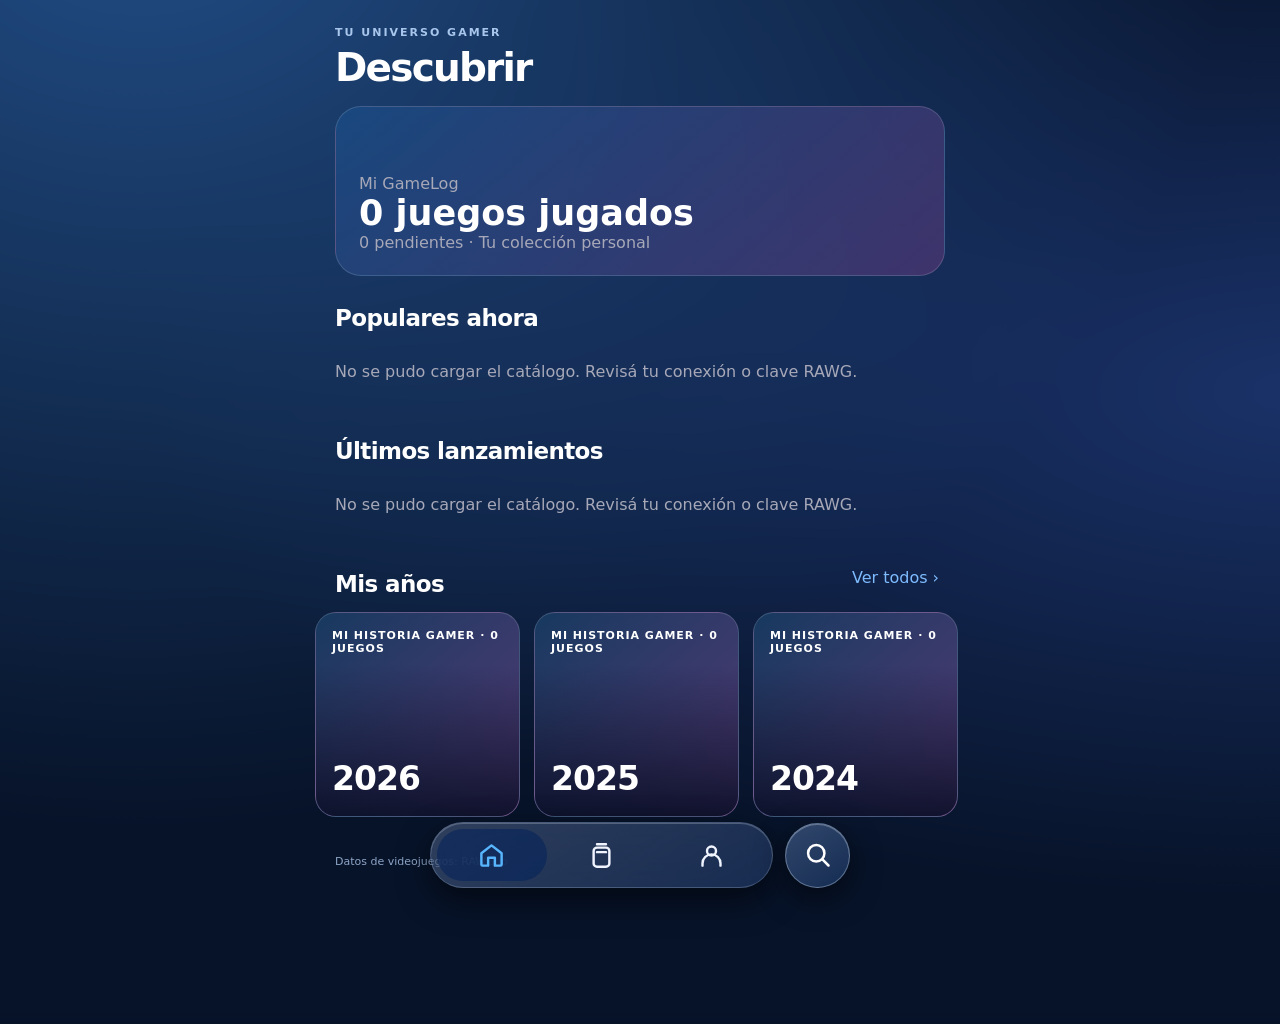
<file: index.html>
<!doctype html><html lang="es"><head><meta charset="utf-8"><meta name="viewport" content="width=device-width,initial-scale=1,viewport-fit=cover"><meta name="theme-color" content="#080b13"><meta name="apple-mobile-web-app-capable" content="yes"><meta name="apple-mobile-web-app-status-bar-style" content="black-translucent"><meta name="apple-mobile-web-app-title" content="GameLog"><link rel="manifest" href="manifest.webmanifest"><link rel="icon" href="icon.svg"><link rel="apple-touch-icon" href="icon.svg"><title>GameLog</title><style>
:root{color-scheme:dark;font-family:-apple-system,BlinkMacSystemFont,"SF Pro Display",system-ui,sans-serif}*{box-sizing:border-box}body{margin:0;color:#fff;background:#080b13}body:before{content:"";position:fixed;inset:-15%;z-index:-1;background:radial-gradient(ellipse at 10% 5%,var(--a,#432d6b) 0,transparent 45%),radial-gradient(ellipse at 90% 35%,var(--b,#093e42) 0,transparent 48%),#080b13;filter:blur(22px);transition:background 0.5s}button,input,select,textarea{font:inherit}button{cursor:pointer;color:inherit}header{padding:calc(env(safe-area-inset-top) + 24px) 22px 8px;display:flex;justify-content:space-between;align-items:center}.brand{font-weight:800;font-size:23px;letter-spacing:-1px}.brand i{font-style:normal;color:#7df7d4}main{padding:14px 20px 120px;max-width:650px;margin:auto}h1{font-size:36px;letter-spacing:-1.6px;margin:16px 0 4px}h2{font-size:21px;letter-spacing:-.6px;margin:25px 0 12px}.muted{color:#a7a8b8}.small{font-size:13px}.glass{background:rgba(255,255,255,.085);border:1px solid rgba(255,255,255,.14);backdrop-filter:blur(25px);-webkit-backdrop-filter:blur(25px);box-shadow:inset 0 1px rgba(255,255,255,.1);border-radius:22px}.pill{border:1px solid #ffffff30;background:#ffffff16;border-radius:30px;padding:10px 15px}.primary{background:#b4f6e6;color:#07231c;border:0;font-weight:700}.hero{padding:24px;min-height:190px;display:flex;flex-direction:column;justify-content:end;background:linear-gradient(140deg,#9b5bf440,#00bba52b);margin-top:18px}.hero strong{font-size:43px}.grid{display:grid;grid-template-columns:repeat(2,minmax(0,1fr));gap:15px}.game{position:relative;min-width:0}.poster{width:100%;aspect-ratio:2/3;object-fit:cover;border-radius:17px;background:linear-gradient(145deg,#27374e,#18212f);display:block}.fallback{display:flex;align-items:center;justify-content:center;padding:12px;text-align:center;font-size:20px;font-weight:800}.game-name{font-size:13px;font-weight:650;margin-top:7px;white-space:nowrap;overflow:hidden;text-overflow:ellipsis}.score{position:absolute;right:8px;bottom:35px;border-radius:11px;padding:8px 10px;font-weight:900;font-size:18px;box-shadow:0 4px 20px #0009}.green{background:#1aaf6a}.yellow{background:#e3b13e;color:#241a00}.red{background:#d8494c}.tabbar{position:fixed;bottom:calc(env(safe-area-inset-bottom) + 12px);left:50%;transform:translateX(-50%);width:min(94%,450px);display:flex;justify-content:space-around;align-items:center;padding:9px 5px;z-index:10;background:#242732c9;border:1px solid #ffffff32;border-radius:29px;backdrop-filter:blur(35px);-webkit-backdrop-filter:blur(35px)}.tabbar button{border:0;background:none;display:flex;flex-direction:column;gap:3px;align-items:center;color:#b3b4c1;font-size:11px;min-width:54px}.tabbar button.active{color:#a6ffdc}.tabbar b{font-size:22px;font-weight:500}.tabbar .add{border-radius:50%;width:46px;height:46px;background:#b4f6e6;color:#102d24;font-size:30px}.row{display:flex;gap:9px;align-items:center;flex-wrap:wrap}.row.between{justify-content:space-between}.years{display:flex;gap:8px;overflow:auto;padding:6px 0 13px}.years button.active{background:#a9f6dd;color:#06251e}.empty{padding:40px 20px;text-align:center;color:#bcbac9}.panel{padding:20px;margin-top:15px}label{display:block;font-size:13px;color:#c7c6d2;margin:15px 0 7px}input,select,textarea{width:100%;padding:14px;border-radius:13px;border:1px solid #ffffff30;background:#ffffff15;color:white;outline:none}select option{color:#111}textarea{resize:vertical}input[type=range]{accent-color:#b5f5dc;padding:0}.full{width:100%;padding:14px;margin-top:18px;border-radius:16px}.modal{position:fixed;inset:0;background:#050810e8;z-index:20;overflow:auto;padding:calc(env(safe-area-inset-top) + 14px) 20px calc(env(safe-area-inset-bottom) + 40px);backdrop-filter:blur(25px)}.modal-inner{max-width:550px;margin:auto}.hidden{display:none!important}.choice{border-radius:15px;padding:11px;background:#ffffff12;border:1px solid #ffffff20}.choice.active{border-color:#9affd8}.coverchoices{display:grid;grid-template-columns:repeat(3,1fr);gap:10px;margin-top:12px}.coverchoices img{width:100%;aspect-ratio:2/3;object-fit:cover;border-radius:12px}.coverchoices button{padding:0;background:none;border:2px solid transparent;border-radius:12px}.coverchoices button.active{border-color:#a4ffe0}.detail-cover{display:block;max-height:360px;max-width:78%;object-fit:contain;margin:18px auto;border-radius:20px;box-shadow:0 25px 60px #0009}.stat{padding:18px;flex:1;min-width:120px}.stat strong{display:block;font-size:30px}.notice{font-size:12px;color:#b5b2c6;line-height:1.5}.search-result{padding:12px;border-bottom:1px solid #ffffff1b;display:flex;justify-content:space-between;align-items:center;gap:10px}
</style><link rel="stylesheet" href="ios.css?v=2"></head><body><header><div class="brand">✦ Game<i>Log</i></div><button class="pill" id="searchBtn" aria-label="Buscar">⌕</button></header><main id="main"></main><nav class="tabbar"><button data-tab="home" class="active"><b>⌂</b>Inicio</button><button data-tab="played"><b>▦</b>Jugados</button><button class="add" id="addBtn" aria-label="Agregar juego">+</button><button data-tab="backlog"><b>▤</b>Backlog</button><button data-tab="stats"><b>▥</b>Datos</button></nav><div id="modal" class="modal hidden"></div><script>
const $=s=>document.querySelector(s),escapeHtml=s=>String(s??'').replace(/[&<>"']/g,c=>({'&':'&amp;','<':'&lt;','>':'&gt;','"':'&quot;',"'":'&#39;'}[c]));let games=JSON.parse(localStorage.getItem('gamelog-v1')||'[]'),tab='home',year=new Date().getFullYear(),editing=null,chosenCover='',covers=[],apiKey=localStorage.getItem('gamelog-api')||'',rawgKey=localStorage.getItem('gamelog-rawg-api')||'46e2b40176974a6a8507d7d138569562',rawgTimer=null,rawgController=null;function save(){localStorage.setItem('gamelog-v1',JSON.stringify(games))}function color(n){return n>=75?'green':n>=50?'yellow':'red'}function setAmbient(a,b){document.body.style.setProperty('--a',a);document.body.style.setProperty('--b',b)}function card(g){return '<div class="game" data-id="'+g.id+'">'+(g.cover?'<img class="poster" loading="lazy" src="'+escapeHtml(g.cover)+'">':'<div class="poster fallback">'+escapeHtml(g.title)+'</div>')+(g.status==='played'?'<span class="score '+color(g.score)+'">'+g.score+'</span>':'')+'<div class="game-name">'+escapeHtml(g.title)+'</div></div>'}function grid(arr){return arr.length?'<div class="grid">'+arr.map(card).join('')+'</div>':'<div class="glass empty">Todavía no hay juegos acá.<p>Agregá el primero con el botón +</p></div>'}function render(){let played=games.filter(g=>g.status==='played'),pending=games.filter(g=>g.status==='backlog');document.querySelectorAll('[data-tab]').forEach(x=>x.classList.toggle('active',x.dataset.tab===tab));let out='';if(tab==='home'){setAmbient('#4c235b','#07555a');out='<div class="muted small">TU HISTORIA JUGANDO</div><h1>Tu universo gamer.</h1><p class="muted">Todos tus juegos, en un solo lugar.</p><div class="glass hero"><span class="muted">Mi colección</span><strong>'+games.length+' juegos</strong><span>'+played.length+' jugados · '+pending.length+' pendientes</span></div><h2>Jugados recientemente</h2>'+grid(played.slice().sort((a,b)=>b.id-a.id).slice(0,4))+'<h2>Por descubrir</h2>'+grid(pending.slice(-4).reverse())}if(tab==='played'){setAmbient('#06483d','#14365d');let ys=[...new Set([year,...played.map(g=>g.year)])].sort((a,b)=>b-a);out='<div class="muted small">MI HISTORIAL</div><h1>Jugados</h1><div class="years">'+ys.map(y=>'<button class="pill '+(year===y?'active':'')+'" data-year="'+y+'">'+y+'</button>').join('')+'</div><p class="muted small">'+played.filter(g=>g.year===year).length+' juegos en '+year+'</p>'+grid(played.filter(g=>g.year===year).sort((a,b)=>b.score-a.score))}if(tab==='backlog'){setAmbient('#4d1d68','#14265c');out='<div class="muted small">PRÓXIMAS AVENTURAS</div><h1>Backlog</h1><p class="muted">'+pending.length+' juegos por descubrir</p>'+grid(pending.slice().reverse())}if(tab==='stats'){setAmbient('#50215d','#064b57');let avg=played.length?Math.round(played.reduce((a,g)=>a+g.score,0)/played.length):0;out='<div class="muted small">TU AÑO EN JUEGOS</div><h1>Estadísticas</h1><div class="row"><div class="glass stat"><span class="muted small">Jugados</span><strong>'+played.length+'</strong></div><div class="glass stat"><span class="muted small">Nota media</span><strong>'+avg+'</strong></div></div><h2>Por puntuación</h2><div class="row">'+['green','yellow','red'].map((c,i)=>'<div class="glass stat"><span class="muted small">'+['75–100','50–74','1–49'][i]+'</span><strong style="color:'+['#45df9a','#e3b13e','#e86b6b'][i]+'">'+played.filter(g=>color(g.score)===c).length+'</strong></div>').join('')+'</div><h2>Juegos por año</h2>'+[...new Set(played.map(g=>g.year))].sort((a,b)=>b-a).map(y=>'<div class="glass panel row between"><b>'+y+'</b><span>'+played.filter(g=>g.year===y).length+' juegos</span></div>').join('')+'<h2>Mis datos</h2><button class="pill" id="exportBtn">Exportar copia JSON</button> <button class="pill" id="importBtn">Importar copia</button><input type="file" id="importFile" accept=".json,application/json" hidden><p class="notice">Tus juegos se guardan en este dispositivo. Exportá copias regularmente: iOS puede eliminar datos del navegador.</p><h2>Portadas SteamGridDB</h2><button class="pill" id="apiBtn">Configurar clave API</button>'}$('#main').innerHTML=out;document.querySelectorAll('[data-id]').forEach(el=>el.onclick=()=>detail(Number(el.dataset.id)));document.querySelectorAll('[data-year]').forEach(el=>el.onclick=()=>{year=Number(el.dataset.year);render()});if($('#exportBtn'))$('#exportBtn').onclick=exportData;if($('#importBtn'))$('#importBtn').onclick=()=>$('#importFile').click();if($('#importFile'))$('#importFile').onchange=importData;if($('#rawgApiBtn'))$('#rawgApiBtn').onclick=configureRawg;if($('#apiBtn'))$('#apiBtn').onclick=configureApi}document.querySelectorAll('[data-tab]').forEach(el=>el.onclick=()=>{tab=el.dataset.tab;render();window.scrollTo(0,0)});$('#addBtn').onclick=()=>editor();$('#searchBtn').onclick=()=>{let q=prompt('Buscar en tu biblioteca');if(q===null)return;let hits=games.filter(g=>g.title.toLowerCase().includes(q.toLowerCase()));$('#main').innerHTML='<h1>Resultados</h1>'+grid(hits);document.querySelectorAll('[data-id]').forEach(el=>el.onclick=()=>detail(Number(el.dataset.id)))};function openModal(html){$('#modal').classList.remove('hidden');$('#modal').innerHTML='<div class="modal-inner"><div class="row between"><button class="pill" id="closeModal">✕ Cerrar</button><span class="muted small">GameLog</span></div>'+html+'</div>';$('#closeModal').onclick=closeModal}function closeModal(){$('#modal').classList.add('hidden');$('#modal').innerHTML=''}function editor(id){editing=id||null;let g=games.find(x=>x.id===id)||{title:'',year:new Date().getFullYear(),score:85,status:'played',description:'',cover:''};chosenCover=g.cover||'';covers=[];openModal('<h1>'+(id?'Editar juego':'Agregar juego')+'</h1><div class="glass panel" style="margin-bottom:14px"><b>🎮 Buscar en el catálogo de videojuegos</b><p class="notice">Buscá en RAWG para completar automáticamente el nombre, la portada, las plataformas y el lanzamiento. Necesita una clave API gratuita.</p><div class="row"><input id="rawgSearch" placeholder="Ej. Zelda, Resident Evil, GTA..." style="flex:1;min-width:150px"><button class="pill" id="rawgSettings" type="button">⚙ Clave</button></div><div id="rawgResults" aria-live="polite"></div></div><label>Nombre del videojuego</label><input id="titleInput" placeholder="Ej. Zelda: Ocarina of Time" value="'+escapeHtml(g.title)+'"><button class="pill" style="margin-top:10px" id="findCover">Buscar portadas en SteamGridDB</button><div id="coverResults"></div><label>O pegar URL de portada</label><input id="coverInput" placeholder="https://..." value="'+escapeHtml(chosenCover)+'"><label>O subir portada desde Fotos</label><input type="file" id="photoInput" accept="image/*"><label>Estado</label><select id="statusInput"><option value="played">Jugado</option><option value="backlog">Pendiente</option></select><label>Año jugado</label><input type="number" id="yearInput" min="1970" max="2100" value="'+g.year+'"><label>Mi nota: <strong id="scoreLabel">'+g.score+'</strong></label><input id="scoreInput" type="range" min="1" max="100" value="'+g.score+'"><label>Comentario (opcional)</label><textarea id="descInput" rows="3">'+escapeHtml(g.description)+'</textarea><button class="full primary" id="saveGame">Guardar videojuego</button>');$('#rawgSettings').onclick=configureRawg;$('#rawgSearch').oninput=e=>{clearTimeout(rawgTimer);let q=e.target.value.trim();if(q.length<2){$('#rawgResults').innerHTML='<p class="notice">Escribí al menos 2 letras.</p>';return}rawgTimer=setTimeout(()=>searchRawg(q),350)};$('#statusInput').value=g.status;$('#scoreInput').oninput=()=>$('#scoreLabel').textContent=$('#scoreInput').value;$('#findCover').onclick=findCovers;$('#photoInput').onchange=async e=>{let f=e.target.files[0];if(!f)return;let img=new Image();img.onload=()=>{let c=document.createElement('canvas'),scale=Math.min(1,600/img.width);c.width=img.width*scale;c.height=img.height*scale;c.getContext('2d').drawImage(img,0,0,c.width,c.height);chosenCover=c.toDataURL('image/jpeg',.78);$('#coverInput').value='[Portada local seleccionada]'};img.src=URL.createObjectURL(f)};$('#saveGame').onclick=()=>{let title=$('#titleInput').value.trim();if(!title)return alert('Escribí el nombre del juego');let url=$('#coverInput').value.trim(),cover=url.startsWith('http')?url:chosenCover;let entry={id:id||Date.now(),title,cover,status:$('#statusInput').value,year:Number($('#yearInput').value),score:Number($('#scoreInput').value),description:$('#descInput').value};games=id?games.map(x=>x.id===id?entry:x):[...games,entry];try{save()}catch(e){alert('No se pudo guardar: almacenamiento lleno. Probá con una imagen más pequeña.');return}closeModal();render()}}async function findCovers(){let q=$('#titleInput').value.trim();if(!q)return alert('Ingresá un nombre');if(!apiKey){configureApi();return}$('#coverResults').innerHTML='<p class="muted">Buscando portadas...</p>';try{let r=await fetch('https://www.steamgriddb.com/api/v2/search/autocomplete/'+encodeURIComponent(q),{headers:{Authorization:'Bearer '+apiKey}});if(!r.ok)throw Error('Error '+r.status);let j=await r.json(),items=j.data||[];$('#coverResults').innerHTML=items.slice(0,6).map(x=>'<button class="pill" data-game="'+x.id+'">'+escapeHtml(x.name)+'</button>').join(' ')||'Sin resultados';document.querySelectorAll('[data-game]').forEach(b=>b.onclick=()=>loadCovers(b.dataset.game))}catch(e){$('#coverResults').innerHTML='<p class="notice">No se pudo conectar con SteamGridDB ('+escapeHtml(e.message)+'). Podés usar una URL o una imagen de Fotos. La API puede bloquear solicitudes directas desde Safari.</p>'}}async function loadCovers(id){$('#coverResults').textContent='Cargando portadas...';try{let r=await fetch('https://www.steamgriddb.com/api/v2/grids/game/'+id+'?dimensions=600x900,342x482,660x930',{headers:{Authorization:'Bearer '+apiKey}});if(!r.ok)throw Error('Error '+r.status);let j=await r.json();covers=(j.data||[]).slice(0,12);$('#coverResults').innerHTML='<div class="coverchoices">'+covers.map((x,i)=>'<button data-cover="'+i+'"><img src="'+escapeHtml(x.thumb||x.url)+'"></button>').join('')+'</div>';document.querySelectorAll('[data-cover]').forEach(b=>b.onclick=()=>{chosenCover=covers[Number(b.dataset.cover)].url;$('#coverInput').value=chosenCover;document.querySelectorAll('[data-cover]').forEach(x=>x.classList.remove('active'));b.classList.add('active')})}catch(e){$('#coverResults').textContent='No se pudieron cargar las portadas: '+e.message}}function detail(id){let g=games.find(x=>x.id===id);if(!g)return;setAmbient('#304f67','#57345f');openModal((g.cover?'<img class="detail-cover" src="'+escapeHtml(g.cover)+'">':'')+'<h1>'+escapeHtml(g.title)+'</h1><div class="row"><span class="pill">'+(g.status==='played'?'Jugado · '+g.year:'Pendiente')+'</span>'+(g.status==='played'?'<span class="score '+color(g.score)+'" style="position:static">'+g.score+'</span>':'')+'</div>'+(g.description?'<div class="glass panel"><p>'+escapeHtml(g.description)+'</p></div>':'')+'<button class="full primary" id="editGame">Editar ficha</button><button class="full pill" id="deleteGame">Eliminar juego</button>');$('#editGame').onclick=()=>editor(id);$('#deleteGame').onclick=()=>{if(confirm('¿Eliminar este juego?')){games=games.filter(x=>x.id!==id);save();closeModal();render()}}}async function searchRawg(q){let node=$('#rawgResults');if(!node)return;if(!rawgKey){node.innerHTML='<p class="notice">Primero configurá tu clave gratuita de RAWG con el botón ⚙ Clave.</p>';return}if(rawgController)rawgController.abort();rawgController=new AbortController();node.innerHTML='<p class="notice">Buscando videojuegos...</p>';try{let u='https://api.rawg.io/api/games?key='+encodeURIComponent(rawgKey)+'&search='+encodeURIComponent(q)+'&page_size=12&search_precise=false';let res=await fetch(u,{signal:rawgController.signal});if(!res.ok)throw Error('RAWG respondió '+res.status);let data=await res.json();if(!$('#rawgResults'))return;let results=(data.results||[]).filter(g=>g.name);node.innerHTML=results.length?'<div style="margin-top:12px">'+results.map((g,i)=>'<button type="button" class="search-result" data-rawg="'+i+'" style="width:100%;background:transparent;color:white;text-align:left;border-left:0;border-right:0;border-top:0"><span style="display:flex;gap:10px;align-items:center">'+(g.background_image?'<img src="'+escapeHtml(g.background_image)+'" loading="lazy" style="width:52px;height:64px;object-fit:cover;border-radius:8px">':'<span>🎮</span>')+'<span><b>'+escapeHtml(g.name)+'</b><br><small class="muted">'+escapeHtml((g.released||'').slice(0,4))+' · '+escapeHtml((g.platforms||[]).slice(0,3).map(p=>p.platform.name).join(', '))+'</small></span></span><span>＋</span></button>').join('')+'</div>':'<p class="notice">No encontramos resultados. Podés cargar el juego manualmente.</p>';node.querySelectorAll('[data-rawg]').forEach(b=>b.onclick=()=>selectRawg(results[Number(b.dataset.rawg)]))}catch(e){if(e.name==='AbortError')return;if($('#rawgResults'))node.innerHTML='<p class="notice">No se pudo consultar RAWG: '+escapeHtml(e.message)+'. Verificá la clave y tu conexión. También podés cargar el juego manualmente.</p>'}}function selectRawg(g){$('#titleInput').value=g.name;chosenCover=g.background_image||'';$('#coverInput').value=chosenCover;$('#rawgResults').innerHTML='<p class="notice" style="color:#9effd9">✓ '+escapeHtml(g.name)+' seleccionado. Completá tu nota y guardalo.</p>'+(g.background_image?'<img src="'+escapeHtml(g.background_image)+'" style="max-height:170px;border-radius:12px;margin-top:10px">':'');if(g.released){let d=$('#rawgRelease');if(!d){d=document.createElement('p');d.id='rawgRelease';d.className='notice';$('#rawgResults').append(d)}d.textContent='Lanzamiento: '+g.released+' · Plataformas: '+(g.platforms||[]).map(x=>x.platform.name).join(', ')} }function configureRawg(){let k=prompt('Clave API personal de RAWG (obtenela gratis en rawg.io/apidocs). Se guarda en este iPhone, no en GitHub:',rawgKey);if(k!==null){rawgKey=k.trim();localStorage.setItem('gamelog-rawg-api',rawgKey);if($('#rawgResults'))$('#rawgResults').innerHTML='<p class="notice">Clave guardada. Escribí el nombre del juego arriba para buscar.</p>'}}function configureApi(){let k=prompt('Pegá tu clave API de SteamGridDB (se guarda solo en este iPhone):',apiKey);if(k!==null){apiKey=k.trim();localStorage.setItem('gamelog-api',apiKey);alert('Clave guardada localmente. La búsqueda requiere internet y puede estar limitada por CORS.')}}function exportData(){let blob=new Blob([JSON.stringify({version:1,games},null,2)],{type:'application/json'}),a=document.createElement('a');a.href=URL.createObjectURL(blob);a.download='gamelog-backup.json';a.click();setTimeout(()=>URL.revokeObjectURL(a.href),2000)}async function importData(e){try{let data=JSON.parse(await e.target.files[0].text());if(!Array.isArray(data.games))throw Error('Formato incorrecto');if(confirm('¿Reemplazar tu biblioteca con la copia importada?')){games=data.games;save();render()}}catch(err){alert('No se pudo importar: '+err.message)}}render();if('serviceWorker'in navigator)navigator.serviceWorker.register('./sw.js').catch(()=>{});
</script><script src="ios.js?v=2"></script></body></html>
</file>
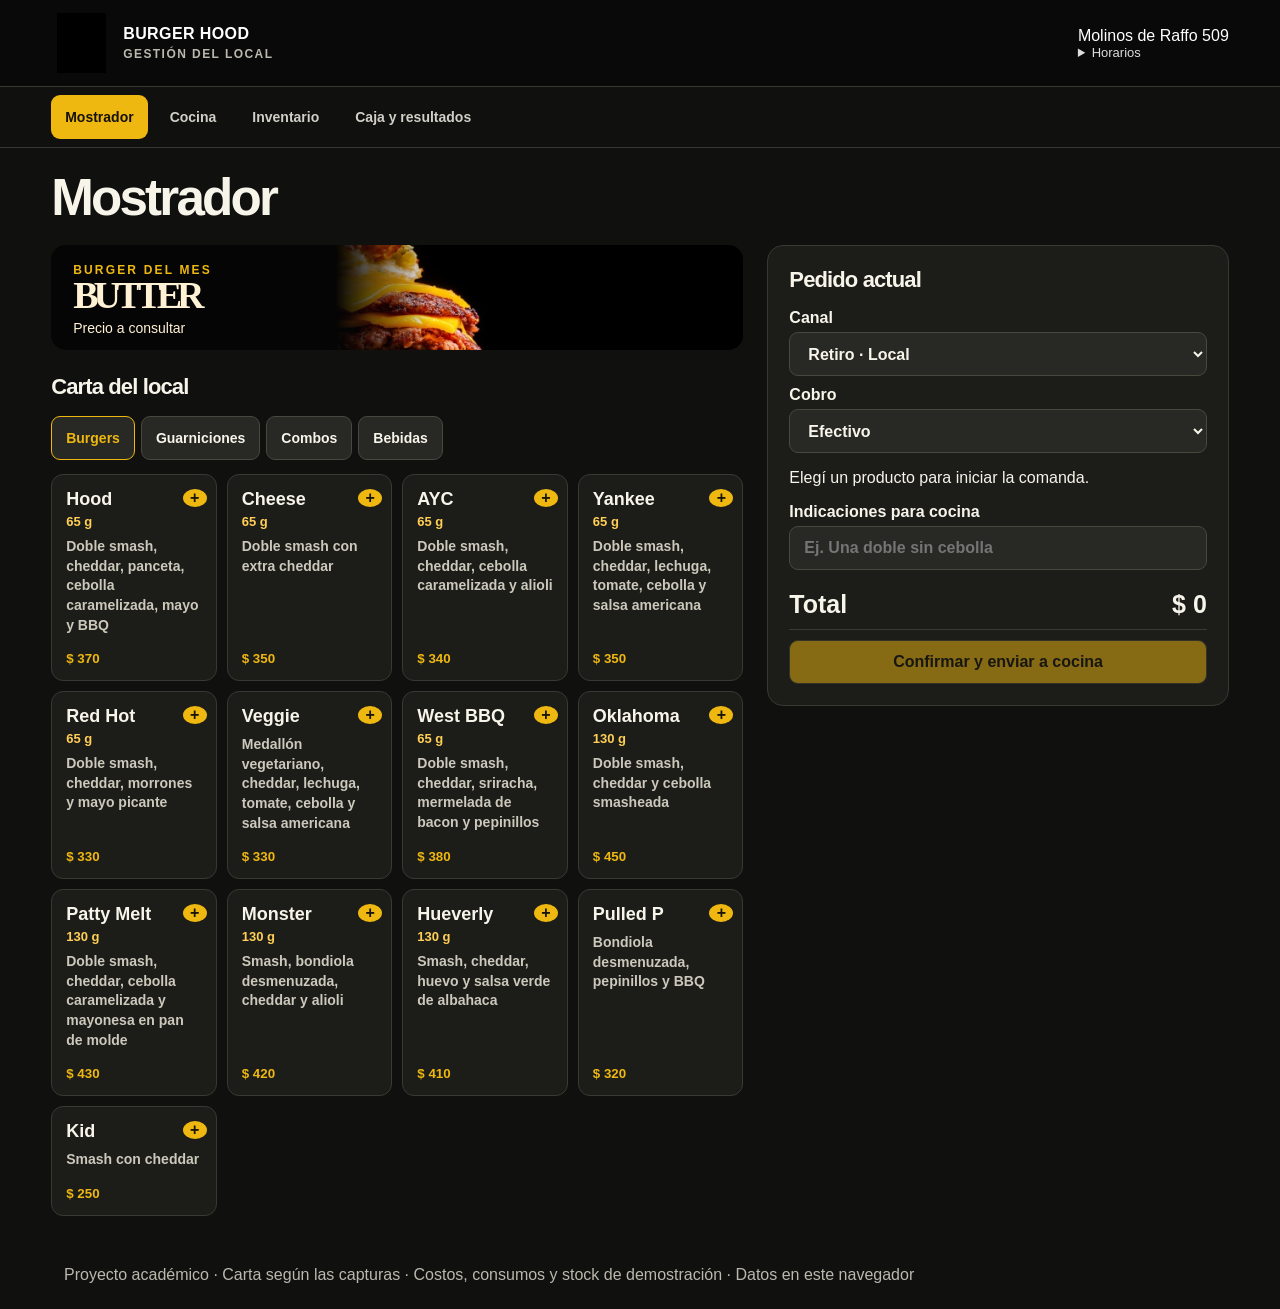
<file: burgerhood/index.html>
<!doctype html><html lang="es-UY"><meta charset="utf-8"><meta name="viewport" content="width=device-width, initial-scale=1"><title>Burgerhood | Gestión</title><style>
*{box-sizing:border-box}body{margin:0;background:#faf8f2;color:#231f1c;font:16px Inter,-apple-system,sans-serif}header{background:#25231f;color:white;padding:20px 5%;display:flex;align-items:center;justify-content:space-between}header b{font:italic 900 30px Georgia;color:#ffc043;letter-spacing:-2px}nav{display:flex;gap:8px;overflow:auto;background:#25231f;padding:0 5% 14px}button,input,select{font:inherit;padding:10px 14px;border:1px solid #d8d0c2;border-radius:9px;background:white;color:inherit}button{cursor:pointer;font-weight:650}button:focus-visible{outline:3px solid #3577b6}nav button{background:transparent;color:#fff;border:none}nav .on,.primary{background:#ffbf43;color:#251f13}main{max-width:1340px;margin:auto;padding:30px 5%}h1{font:800 clamp(36px,5vw,66px)/1 Georgia;letter-spacing:-3px;margin:8px 0 28px}h2{font:700 22px Georgia;margin:0 0 16px}.cols{display:grid;grid-template-columns:1.5fr 1fr;gap:24px}.panel,article{background:white;border:1px solid #ded8cf;border-radius:15px;padding:21px;margin-bottom:15px}.grid{display:grid;grid-template-columns:repeat(auto-fit,minmax(155px,1fr));gap:12px}.product{text-align:left;padding:0;overflow:hidden}.art{display:grid;place-items:center;background:#f3d594;height:85px;font:italic bold 38px Georgia;color:#633c23;letter-spacing:-3px}.product:nth-child(3n+2) .art{background:#eaa78c}.product:nth-child(3n) .art{background:#c4d2a9}.product strong,.product small{display:block;margin:10px 14px}.row{display:flex;gap:10px;align-items:center;justify-content:space-between;flex-wrap:wrap;padding:10px 0;border-bottom:1px solid #eee8df}label{display:block;margin:10px 0;font-weight:600}label input,label select{display:block;width:100%;margin-top:5px}small,footer{color:#696159}footer{padding:10px 5% 25px}.total{font:700 25px Georgia}.full{width:100%;margin-top:10px}.tag{font-size:13px;padding:5px 9px;border-radius:20px;background:#f4ebda}.metric{font:700 32px Georgia;display:block;margin:8px 0}button:disabled{opacity:.5;cursor:default}@media(max-width:750px){.cols{grid-template-columns:1fr}header{font-size:13px}main{padding:22px 4%}}

:root{color-scheme:dark;--gold:#efb810;--ink:#10100f;--surface:#1c1c19;--line:#393933;--paper:#fff1d4}body{background:var(--ink);color:#f7f4ea;font-family:Inter,-apple-system,BlinkMacSystemFont,sans-serif}header{padding:13px max(4vw,16px);background:#090909;border-bottom:1px solid var(--line)}header .brand{display:flex;align-items:center;gap:12px;font-weight:800;letter-spacing:.025em}.brand img{width:60px;height:60px;object-fit:contain}.brand small{display:block;font-size:12px;letter-spacing:.12em;margin-top:4px}nav{position:sticky;top:0;z-index:3;background:#111110ed;backdrop-filter:blur(16px);padding:8px 4%;border-bottom:1px solid var(--line)}nav button{white-space:nowrap;font-size:14px;color:#d1cfc7;min-height:44px}nav .on,.primary{background:var(--gold);color:#15120b}main{max-width:1500px;padding:24px 4% 40px}h1,h2,.metric,.total{font-family:'Arial Narrow',Impact,-apple-system,sans-serif}h1{font-weight:900;letter-spacing:-.055em;font-size:clamp(36px,4vw,58px);margin:0 0 22px}h2{letter-spacing:-.04em}small,footer{color:#bbb8ad}.panel,article,.product{background:var(--surface);border-color:var(--line)}.panel{border-radius:16px}.row{border-color:var(--line)}button,input,select{background:#282824;border-color:#48483e;min-height:44px}.cols{grid-template-columns:minmax(0,1.5fr) minmax(300px,1fr);align-items:start}.ticket{position:sticky;top:75px}.grid{gap:10px}.product{padding:14px;border-radius:12px}.product strong,.product small{margin:0}.product strong{font-size:18px}.product small{margin-top:12px;color:var(--gold);font-weight:750}.product:hover{border-color:var(--gold)}.product:active{transform:scale(.98)}.add{float:right;color:#171509;background:var(--gold);border-radius:50%;width:24px;text-align:center}.tag{background:#373120;color:#ffda72}.campaign{height:154px;border-radius:15px;overflow:hidden;position:relative;background:#050505;margin-bottom:24px;display:flex;align-items:center;padding:22px}.campaign img{position:absolute;right:0;width:59%;height:100%;object-fit:cover;object-position:50% 55%;mask-image:linear-gradient(90deg,transparent,black 24%)}.campaign div{position:relative;color:var(--paper)}.campaign b{display:block;font:900 56px/.94 Georgia;letter-spacing:-5px}.campaign small{font-size:12px;letter-spacing:.18em;color:var(--gold);font-weight:800}.quantity{display:inline-flex;align-items:center;gap:8px}.quantity button{width:44px;padding:5px}.subtotal{display:block;font-size:14px;color:#c8c4b9}.jump{display:none}#feedback:not(:empty){position:fixed;bottom:20px;left:50%;transform:translateX(-50%);z-index:8;background:#fff1cf;color:#16140c;padding:12px 20px;border-radius:14px;box-shadow:0 5px 25px #0009}.metric{font-variant-numeric:tabular-nums}.stage1{background:#243648;color:#bee1ff}.stage2{background:#203d2c;color:#b2efc4}.filters{display:flex;gap:6px;flex-wrap:wrap;margin-bottom:14px}.filters button{font-size:14px}.filters [aria-pressed=true]{color:var(--gold);border-color:var(--gold)}@media(max-width:750px){.cols{grid-template-columns:1fr}.ticket{position:static;scroll-margin:75px}.jump{display:block;position:sticky;bottom:12px;width:100%;margin:15px 0;z-index:2;box-shadow:0 4px 20px #0008}.campaign{height:128px}.campaign b{font-size:44px}.grid{grid-template-columns:repeat(auto-fit,minmax(140px,1fr))}nav button{padding:8px 10px}header>span{font-size:12px}.brand img{width:48px;height:48px}}
.feature-add{border:1px solid #b5a582;background:#13120e;color:#fff0cd;min-height:40px;padding:6px 12px;margin-top:8px}.campaign{min-height:146px}.desc{display:block;color:#ccc9bc;font-size:14px;line-height:1.4;margin:8px 0}.desc:empty{display:none}.product{display:flex;flex-direction:column;align-items:flex-start;position:relative}.product strong{padding-right:24px}.product small{margin-top:auto;padding-top:8px;font-variant-numeric:tabular-nums}.product .add{position:absolute;right:9px}.status-price{display:block;font-size:14px;margin-top:6px}.campaign{min-height:0;height:105px}.campaign b{font-size:38px}header details{font-size:13px;color:#ddd}summary{cursor:pointer}dialog{background:#21211c;color:#fff4db;border:1px solid #605d4c;border-radius:16px;max-width:min(440px,94vw);width:100%;padding:24px}dialog::backdrop{background:#000a}dialog label input[type=checkbox]{display:inline;width:auto;min-height:auto;margin-right:8px}dialog .row{border:0}.filters{position:relative}.weight{font-size:13px;color:#ffcf56;margin-top:4px}</style><header><div class="brand"><img src="[data-uri]" alt="Burger Hood"><div>BURGER HOOD<small>GESTIÓN DEL LOCAL</small></div></div><span>Molinos de Raffo 509<details><summary>Horarios</summary>Mié–dom · 19:30 a 23:30<br>Vie y sáb · también 12:00 a 15:00</details></span></header><nav id="nav"></nav><main><h1 id="title"></h1><div id="app"></div></main><div id="feedback" role="status" aria-live="polite"></div><dialog id="options"><form id="custom"></form></dialog><footer>Proyecto académico · Carta según las capturas · Costos, consumos y stock de demostración · Datos en este navegador</footer><script>
const products=[["Hood", 370, [1, 2, 1, 0, 0], 0, "Doble smash, cheddar, panceta, cebolla caramelizada, mayo y BBQ"], ["Cheese", 350, [1, 2, 1, 0, 0], 0, "Doble smash con extra cheddar"], ["AYC", 340, [1, 2, 1, 0, 0], 0, "Doble smash, cheddar, cebolla caramelizada y alioli"], ["Yankee", 350, [1, 2, 1, 0, 0], 0, "Doble smash, cheddar, lechuga, tomate, cebolla y salsa americana"], ["Red Hot", 330, [1, 2, 1, 0, 0], 0, "Doble smash, cheddar, morrones y mayo picante"], ["Veggie", 330, [1, 0, 1, 0, 0], 0, "Medallón vegetariano, cheddar, lechuga, tomate, cebolla y salsa americana"], ["West BBQ", 380, [1, 2, 1, 0, 0], 0, "Doble smash, cheddar, sriracha, mermelada de bacon y pepinillos"], ["Oklahoma", 450, [1, 2, 1, 0, 0], 0, "Doble smash, cheddar y cebolla smasheada"], ["Patty Melt", 430, [1, 2, 1, 0, 0], 0, "Doble smash, cheddar, cebolla caramelizada y mayonesa en pan de molde"], ["Monster", 420, [1, 1, 1, 0, 0], 0, "Smash, bondiola desmenuzada, cheddar y alioli"], ["Hueverly", 410, [1, 1, 1, 0, 0], 0, "Smash, cheddar, huevo y salsa verde de albahaca"], ["Pulled P", 320, [1, 0, 0, 0, 0], 0, "Bondiola desmenuzada, pepinillos y BBQ"], ["Kid", 250, [1, 1, 1, 0, 0], 0, "Smash con cheddar"], ["Porción de fritas", 240, [0, 0, 0, 1, 0], 1, ""], ["Papas Pulled", 320, [0, 0, 0, 1, 0], 1, "Bondiola desmenuzada y BBQ"], ["Papas Bunker", 360, [0, 0, 0, 1, 0], 1, "Smash burger, cheddar, cebolla caramelizada y salsa americana"], ["Papas cheddar", 320, [0, 0, 0, 1, 0], 1, ""], ["Papas cheddar con panceta", 360, [0, 0, 0, 1, 0], 1, ""], ["Boniatos fritos", 280, [0, 0, 0, 0, 0], 1, ""], ["Combo Chill", 900, [2, 4, 4, 1, 2], 2, "2 Cheese dobles de 65 g, fritas, aderezo y 2 bebidas a elección"], ["Combo Boom", 1100, [2, 4, 4, 1, 2], 2, "2 Cheese dobles de 130 g, fritas, aderezo y 2 bebidas a elección"], ["Línea Pepsi 500 ml", 100, [0, 0, 0, 0, 1], 3, ""], ["Línea Pepsi 1,5 L", 170, [0, 0, 0, 0, 1], 3, ""], ["Cerveza artesanal", 180, [0, 0, 0, 0, 1], 3, ""]],baseCount=products.length,ingredients=['Pan','Medallones','Cheddar','Papas (porciones)','Bebidas'],tabs=['Mostrador','Cocina','Inventario','Caja y resultados'],money=n=>'$ '+n.toLocaleString('es-UY',{maximumFractionDigits:2}),esc=s=>String(s).replace(/[&<>"']/g,c=>({'&':'&amp;','<':'&lt;','>':'&gt;','"':'&quot;',"'":'&#39;'}[c])),key='burgerhood-v1',day=d=>new Date(d).toLocaleDateString('es-UY',{timeZone:'America/Montevideo'}),total=a=>a.reduce((x,y)=>x+y,0);
let group=0,feedbackTimer;function filterMenu(i){group=i;draw()}function notify(msg){feedback.textContent=msg;clearTimeout(feedbackTimer);feedbackTimer=setTimeout(()=>feedback.textContent='',2500)}let db=JSON.parse(localStorage.getItem(key)||'null')||{stock:[40,80,80,30,24],cost:[18,37,10,27,35],orders:[],moves:[],counts:[]},tab=0,cart=[],channel='Retiro · Local',payment='Efectivo',note='',fee=0;
function save(){localStorage.setItem(key,JSON.stringify(db));draw()}function choose(i){tab=i;draw()}function qty(i,d){cart[i]=Math.max(0,(cart[i]||0)+d);draw()}function sumCart(){return total(products.map((p,i)=>p[1]*(cart[i]||0)))}function formLabel(s,el){return '<label>'+s+el+'</label>'}function sel(id,opts,val){return '<select id="'+id+'">'+opts.map(x=>'<option '+(x===val?'selected':'')+'>'+x+'</option>').join('')+'</select>'}
function draw(){nav.innerHTML=tabs.map((s,i)=>'<button class="'+(tab===i?'on':'')+'" onclick="choose('+i+')">'+s+'</button>').join('');document.getElementById('title').textContent=tabs[tab];app.innerHTML=[pos,kitchen,stock,cash][tab]();if(tab===0){ch.onchange=e=>{channel=e.target.value;payment=channel==='PedidosYa'?'Liquidación PedidosYa':'Efectivo';draw()};pay.onchange=e=>payment=e.target.value;obs.oninput=e=>note=e.target.value;if(document.getElementById('com'))com.oninput=e=>fee=+e.target.value}}
function pos(){return '<div class="cols"><section><div class="campaign"><img src="[data-uri]" alt=""><div><small>BURGER DEL MES</small><b>BUTTER</b><span class="status-price">Precio a consultar</span></div></div><h2>Carta del local</h2><div class="filters">'+['Burgers', 'Guarniciones', 'Combos', 'Bebidas'].map((x,i)=>'<button aria-pressed="'+(group===i)+'" onclick="filterMenu('+i+')">'+x+'</button>').join('')+'</div><div class="grid">'+products.map((p,i)=>i>=baseCount||group!==p[3]?'':'<button class="product" onclick="pick('+i+')"><span class="add" aria-hidden="true">+</span><strong>'+p[0]+'</strong>'+((i<7&&i!==5)||(i>=7&&i<=10)?'<span class="weight">'+(i<7?'65':'130')+' g</span>':'')+'<span class="desc">'+p[4]+'</span><small>'+money(p[1])+'</small></button>').join('')+'</div>'+(sumCart()?'<button class="primary jump" onclick="ticket.scrollIntoView()">Ver pedido · '+money(sumCart())+'</button>':'')+'</section><section class="panel ticket" id="ticket"><h2>Pedido actual</h2>'+formLabel('Canal',sel('ch',['Retiro · Local','Retiro · Instagram DM','PedidosYa'],channel))+formLabel('Cobro',sel('pay',channel==='PedidosYa'?['Liquidación PedidosYa','Efectivo']:['Efectivo','Tarjeta','Transferencia'],payment))+(channel==='PedidosYa'?formLabel('Comisión del pedido ($)','<input id="com" type="number" min="0" value="'+fee+'">'):'')+(sumCart()?products.map((p,i)=>cart[i]?'<div class="row"><b>'+esc(p[0])+'<span class="subtotal">'+money(p[1]*cart[i])+'</span></b><span class="quantity"><button aria-label="Quitar una unidad" onclick="qty('+i+',-1)">−</button>'+cart[i]+'<button aria-label="Agregar una unidad" onclick="qty('+i+',1)">+</button></span></div>':'').join(''):'<p>Elegí un producto para iniciar la comanda.</p>')+formLabel('Indicaciones para cocina','<input id="obs" maxlength="160" placeholder="Ej. Una doble sin cebolla" value="'+esc(note)+'">')+'<div class="row total">Total <b>'+money(sumCart())+'</b></div><button class="primary full" onclick="order()" '+(!sumCart()?'disabled':'')+'>Confirmar y enviar a cocina</button></section></div>'}
function pick(i){
 const [name,price,recipe,category,description]=products[i];
 if(category!==0 && category!==2){qty(i,1);return}
 const burger=category===0;
 custom.innerHTML='<h2>'+name+'</h2><p>'+description+'</p><p>'+money(price)+'</p>'+(burger?'<label><input name="fries" type="checkbox">Agregar papas (+$110)</label>'+formLabel('Medallón extra con cheddar','<select name="extra"><option value="0">Sin extra</option><option value="100">65 g · +$100</option><option value="200">130 g · +$200</option></select>'):formLabel('Primera bebida','<input required name="first" maxlength="40">')+formLabel('Segunda bebida','<input required name="second" maxlength="40">'))+formLabel('Indicación para esta unidad','<input name="instruction" maxlength="80" placeholder="Ej. Sin cebolla">')+'<div class="row"><button type="button" onclick="options.close()">Cancelar</button><button class="primary" id="confirmItem">Agregar</button></div>';
 function values(){return new FormData(custom)}
 function charge(f){return price+(f.has('fries')?110:0)+Number(f.get('extra')||0)}
 function update(){confirmItem.textContent='Agregar · '+money(charge(values()))}
 custom.onchange=update;update();
 custom.onsubmit=e=>{e.preventDefault();const f=values(),parts=[],used=recipe.slice();
 if(f.has('fries')){parts.push('con papas');used[3]++}
 if(+f.get('extra')){parts.push('extra '+(+f.get('extra')===100?'65':'130')+' g con cheddar');used[1]++;used[2]++}
 if(!burger)parts.push(f.get('first').trim()+' + '+f.get('second').trim());
 if(f.get('instruction').trim())parts.push(f.get('instruction').trim());
 let index=i;if(parts.length){const label=name+' · '+parts.join(' / ');index=products.findIndex(p=>p[0]===label && p[1]===charge(f));if(index<0){index=products.push([label,charge(f),used,category,description])-1}}
 options.close();qty(index,1)};options.showModal()
}
function order(){let amount=sumCart();if(!amount)return;let commission=channel==='PedidosYa'?fee:0;if(!Number.isFinite(commission)||commission<0||commission>amount)return alert('Revisá la comisión.');let used=ingredients.map((_,j)=>total(products.map((p,i)=>(cart[i]||0)*p[2][j])));if(used.some((v,j)=>v>db.stock[j]))return alert('Stock insuficiente. Revisá Inventario.');let o={id:db.orders.length+1,time:Date.now(),items:products.map((p,i)=>cart[i]?cart[i]+' × '+p[0]:'').filter(Boolean),channel,payment,note,amount,commission,cost:total(used.map((v,j)=>v*db.cost[j])),stage:0};db.orders.push(o);used.forEach((v,j)=>db.stock[j]-=v);cart=[];note='';fee=0;save();notify('Comanda #'+o.id+' enviada a cocina.')}
const stages=['En espera','En preparación','Lista','Entregada'];function kitchen(){let orders=db.orders.filter(o=>o.stage<3).reverse();return '<h2>Comandas activas · '+orders.length+'</h2><div class="grid">'+(orders.map(o=>'<article><span class="tag stage'+o.stage+'">'+stages[o.stage]+'</span><h2 style="margin-top:16px">Pedido #'+o.id+'</h2><small>'+o.channel+' · '+new Date(o.time).toLocaleTimeString('es-UY',{hour:'2-digit',minute:'2-digit'})+'</small><p>'+o.items.map(esc).join('<br>')+'</p><b>'+esc(o.note)+'</b><button class="primary full" onclick="advance('+o.id+')">'+['Empezar preparación','Marcar lista','Entregar pedido'][o.stage]+'</button></article>').join('')||'<article>Las comandas confirmadas en el mostrador aparecen acá.</article>')+'</div>'}function advance(id){db.orders.find(o=>o.id===id).stage++;save()}
function stock(){return '<div class="cols"><section class="panel"><h2>Existencias</h2>'+ingredients.map((x,i)=>'<div class="row"><b>'+x+'</b><span>'+db.stock[i]+' unidades · '+money(db.cost[i])+'/u.</span></div>').join('')+'</section><form class="panel" onsubmit="purchase(event)"><h2>Registrar compra</h2>'+formLabel('Insumo',sel('ing',ingredients))+formLabel('Cantidad recibida','<input id="units" required type="number" min="1" step="1">')+formLabel('Costo total ($)','<input id="price" required type="number" min=".01" step=".01">')+formLabel('Proveedor','<input id="provider" required maxlength="80">')+formLabel('Pago',sel('method',['Efectivo','Transferencia']))+'<button class="primary">Guardar compra</button></form></div>'}
function purchase(e){e.preventDefault();let j=ing.selectedIndex,n=+units.value,p=+price.value;db.cost[j]=(db.cost[j]*db.stock[j]+p)/(db.stock[j]+n);db.stock[j]+=n;db.moves.push({time:Date.now(),kind:'Compra',label:provider.value+' · '+ingredients[j],amount:p,pay:method.value});save()}
function cash(){let today=day(Date.now()),os=db.orders.filter(o=>day(o.time)===today),ms=db.moves.filter(m=>day(m.time)===today),sales=total(os.map(o=>o.amount)),expected=total(os.filter(o=>o.payment==='Efectivo').map(o=>o.amount))-total(ms.filter(m=>m.pay==='Efectivo').map(m=>m.amount)),profit=sales-total(os.map(o=>o.cost+o.commission))-total(ms.filter(m=>m.kind==='Gasto').map(m=>m.amount));return '<h2>Resumen del día · '+today+'</h2><div class="grid">'+[['Ventas',sales],['Movimiento de efectivo',expected],['Resultado simulado¹',profit]].map(([k,v])=>'<article>'+k+'<b class="metric">'+money(v)+'</b></article>').join('')+'</div><small>¹ Ventas menos ingredientes según receta, comisiones y gastos cargados.</small><div class="cols" style="margin-top:20px"><section class="panel"><h2>Movimientos</h2>'+os.map(o=>'<div class="row"><span>#'+o.id+' · '+o.channel+' · '+o.payment+'</span><b>'+money(o.amount)+'</b></div>').join('')+ms.map(m=>'<div class="row">'+esc(m.label)+' · '+m.kind+'<b>−'+money(m.amount)+'</b></div>').join('')+(!os.length&&!ms.length?'Todavía no hay movimientos hoy.':'')+'<h2 style="margin-top:24px">Arqueo</h2><form onsubmit="countCash(event,'+expected+')">'+formLabel('Fondo inicial ($)','<input name="base" type="number" min="0" step=".01" required>')+formLabel('Efectivo contado ($)','<input name="actual" type="number" min="0" step=".01" required>')+'<button>Guardar arqueo</button></form>'+db.counts.filter(c=>c.date===today).map(c=>'<p>Diferencia de arqueo: '+money(c.diff)+'</p>').join('')+'</section><form class="panel" onsubmit="expense(event)"><h2>Registrar gasto</h2>'+formLabel('Concepto','<input name="label" required maxlength="80" placeholder="Ej. Servicios">')+formLabel('Importe ($)','<input name="amount" required type="number" min=".01" step=".01">')+formLabel('Pago',sel('method',['Efectivo','Transferencia']))+'<button class="primary">Guardar gasto</button></form></div>'}
function countCash(e,expected){e.preventDefault();let f=new FormData(e.target);db.counts.push({date:day(Date.now()),diff:+f.get('actual')-f.get('base')-expected});save()}function expense(e){e.preventDefault();let f=new FormData(e.target);db.moves.push({kind:'Gasto',time:Date.now(),label:f.get('label'),amount:+f.get('amount'),pay:method.value});save()}draw()
</script></html>
</file>
<file: ios.css>
:root{--ink:#07142d;--blue:#378bff}body{background:#071329}body:before{background:radial-gradient(ellipse at 20% 0%,var(--a,#1b4278),transparent 58%),radial-gradient(ellipse at 90% 45%,var(--b,#102850),transparent 55%),#071329;filter:blur(12px)}header{display:none}main{padding:calc(env(safe-area-inset-top) + 26px) 20px 145px}.tabbar{bottom:calc(env(safe-area-inset-bottom) + 12px);width:min(calc(100% - 36px),420px);background:transparent;border:0;box-shadow:none;backdrop-filter:none;display:flex;gap:12px;padding:0;justify-content:stretch}.tab-group{display:flex;align-items:center;justify-content:space-around;flex:1;background:linear-gradient(150deg,#647ba36b,#1c325bcf);border:1px solid #d1e5ff35;box-shadow:inset 0 1px #ffffff38,0 12px 32px #0008;border-radius:38px;padding:6px;backdrop-filter:blur(36px);-webkit-backdrop-filter:blur(36px)}.tabbar button{min-width:0;flex:1;height:52px;display:grid;place-items:center;color:#f0f4ff;font-size:0;border-radius:30px;transition:background .24s,transform .24s}.tabbar button.active{background:#0c285bb8;color:#58b6ff}.tabbar button:active,.glassbtn:active{transform:scale(.94)}.tabbar .add{width:65px;min-width:65px;flex:0;height:65px;border-radius:50%;background:linear-gradient(145deg,#506c9a99,#172f57e6);border:1px solid #d9edff55;box-shadow:inset 0 1px #fff4,0 10px 30px #0008;color:white;font-size:0;backdrop-filter:blur(35px)}.tabbar svg{width:27px;height:27px;stroke:currentColor;stroke-width:2.15;fill:none;stroke-linecap:round;stroke-linejoin:round}.tabbar .add svg{width:28px;height:28px}h1{font-size:39px;letter-spacing:-1.8px;margin:6px 0 16px}h2{font-size:23px;margin:29px 0 15px}.eyebrow{font-size:11px;letter-spacing:2px;color:#a9c6ec;font-weight:750}.sectionhead{display:flex;align-items:center;justify-content:space-between}.sectionhead button{background:none;border:0;color:#7ebcff}.hscroll{display:flex;gap:13px;overflow-x:auto;scroll-snap-type:x mandatory;margin:0 -20px;padding:0 20px 12px;scrollbar-width:none}.hscroll::-webkit-scrollbar{display:none}.featuregame{width:155px;min-width:155px;scroll-snap-align:start;position:relative}.featuregame img,.featuregame .fallback{width:100%;height:218px;object-fit:cover;border-radius:18px;background:#1b3354}.featuregame .game-name{font-size:13px;white-space:normal;line-height:1.3;max-height:36px}.playlists{display:flex;gap:14px;overflow-x:auto;margin:0 -20px;padding:0 20px 12px;scroll-snap-type:x mandatory;scrollbar-width:none}.playlist{position:relative;min-width:205px;width:205px;height:205px;overflow:hidden;border-radius:21px;border:1px solid #ffffff28;background:linear-gradient(140deg,#17395f,#583b78);scroll-snap-align:start;text-align:left;padding:0}.playlist img{width:100%;height:100%;object-fit:cover;filter:brightness(.7)}.playlist:after{content:'';position:absolute;inset:0;background:linear-gradient(0deg,#050c21d9,transparent 75%)}.playlist strong{position:absolute;bottom:18px;left:16px;font-size:33px;letter-spacing:-1px;z-index:1}.playlist small{position:absolute;top:16px;left:16px;z-index:1;color:#fff;font-size:11px;font-weight:700;letter-spacing:1px}.glassbtn{border:1px solid #ffffff36;background:#ffffff20;backdrop-filter:blur(25px);border-radius:30px;padding:11px 16px;box-shadow:inset 0 1px #fff3}.hero-banner{min-height:170px;border-radius:26px;padding:23px;display:flex;flex-direction:column;justify-content:end;background:linear-gradient(140deg,#194d86b5,#543875aa);border:1px solid #ffffff25}.hero-banner strong{font-size:35px}.yearrow{display:flex;align-items:center;gap:14px;padding:16px 0;border-bottom:1px solid #ffffff20}.yearrow img{height:78px;width:78px;border-radius:15px;object-fit:cover}.yearrow .grow{flex:1}.yearrow strong{font-size:23px}.yearrow p{margin:5px 0;color:#b7c7df;font-size:13px}.profiletop{height:180px;margin:-30px -20px 0;background:radial-gradient(ellipse at 25% 50%,#744b93,#26365d 60%,#10254a);position:relative}.profileavatar{width:95px;height:95px;border-radius:50%;background:linear-gradient(140deg,#4979e9,#8d4fba);display:grid;place-items:center;font-size:40px;border:5px solid #0b1e3e;position:absolute;bottom:-38px;left:25px}.profilebody{padding-top:48px}.statrow{display:grid;grid-template-columns:repeat(3,1fr);gap:10px}.statbox{border-radius:19px;padding:16px 10px;background:#ffffff13;border:1px solid #ffffff20}.statbox b{font-size:26px;display:block}.statbox small{color:#b8c6de;font-size:11px}.modal{background:#071329ed;animation:slidein .28s cubic-bezier(.2,.8,.2,1)}@keyframes slidein{from{opacity:.3;transform:translateY(24px)}to{opacity:1;transform:translateY(0)}}.detailhero{position:relative;margin:-14px -20px 0;min-height:500px;padding:30px 22px 35px;display:flex;flex-direction:column;align-items:center;justify-content:end;overflow:hidden}.detailhero:before{content:'';position:absolute;inset:0;background:linear-gradient(180deg,#06112b33 0%,#071329 100%),var(--detail-bg,#173c69);z-index:-1}.detailhero img{width:min(72%,280px);aspect-ratio:2/3;object-fit:cover;border-radius:20px;box-shadow:0 20px 55px #000a}.detailhero h1{text-align:center;font-size:30px;line-height:1.15;margin:23px 0 7px}.detailhero p{text-align:center;color:#c2d2e6;font-size:13px}.actionpair{display:flex;gap:10px;margin-top:22px;width:100%}.actionpair button{flex:1;border-radius:18px;padding:15px 8px;border:1px solid #ffffff4b;background:#ffffff18;font-weight:700}.actionpair button:first-child{background:#2889ed;color:#fff;border-color:#5aaaff}.skeleton{background:linear-gradient(100deg,#ffffff0b 15%,#ffffff25 40%,#ffffff0b 65%);background-size:220% 100%;animation:shimmer 1.1s infinite;border-radius:18px}@keyframes shimmer{to{background-position-x:-220%}}.results-grid{display:grid;grid-template-columns:repeat(2,minmax(0,1fr));gap:15px}.results-grid button{background:transparent;border:0;text-align:left;padding:0}.results-grid img{width:100%;aspect-ratio:2/3;object-fit:cover;border-radius:17px}.results-grid span{display:block;font-size:13px;margin-top:7px}.searchbar{display:flex;align-items:center;gap:9px;background:#ffffff1a;border:1px solid #ffffff2b;border-radius:17px;padding:0 12px}.searchbar input{background:none;border:0;padding:15px 4px}.searchbar svg{width:20px}.sheet{margin-top:18px}.score-big{font-size:62px;font-weight:800;text-align:center;margin:18px}.score-big.green{color:#52db93;background:none}.score-big.yellow{color:#ffbd49;background:none}.score-big.red{color:#ff656b;background:none}.credit{font-size:11px;color:#8da5c6;margin-top:26px}.poster{border:1px solid #ffffff1b}.game{cursor:pointer}.game-name{color:#d7e6fb}.score{bottom:35px}.modal-inner{max-width:550px}
</file>
